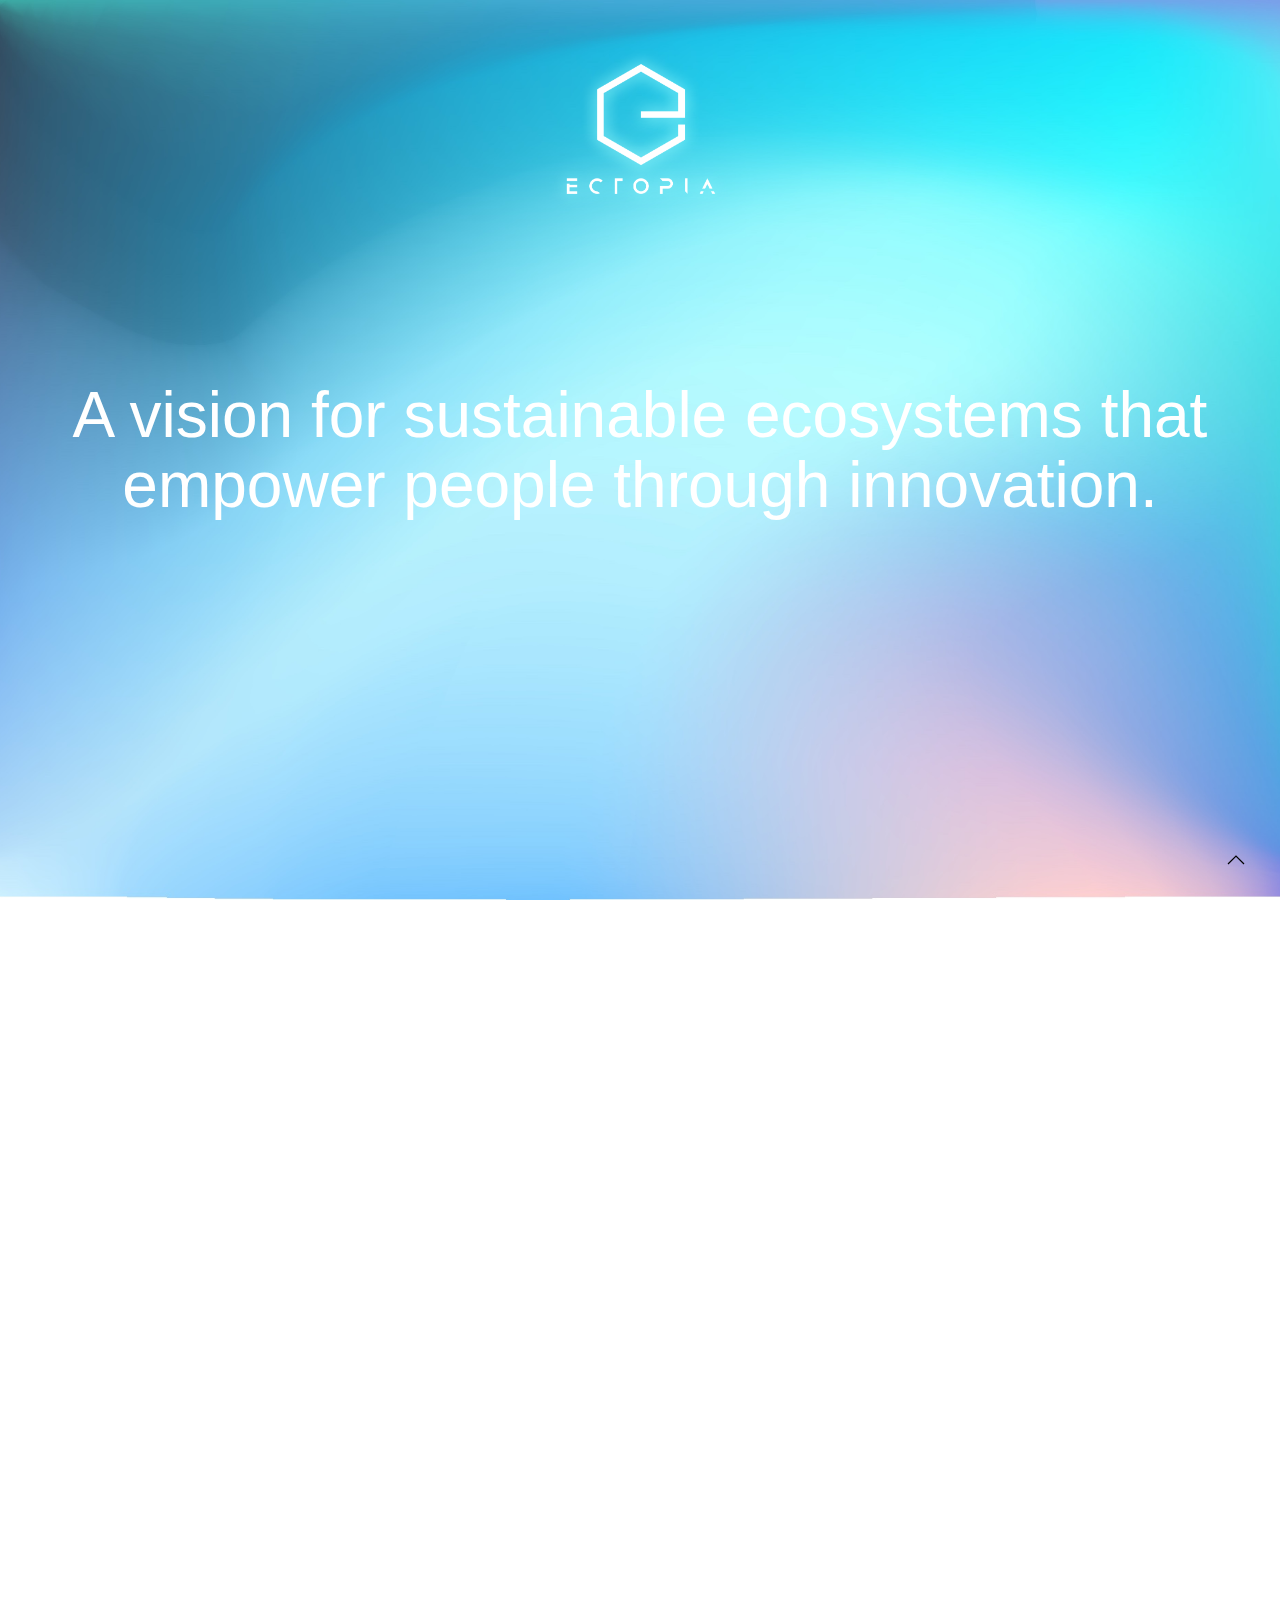
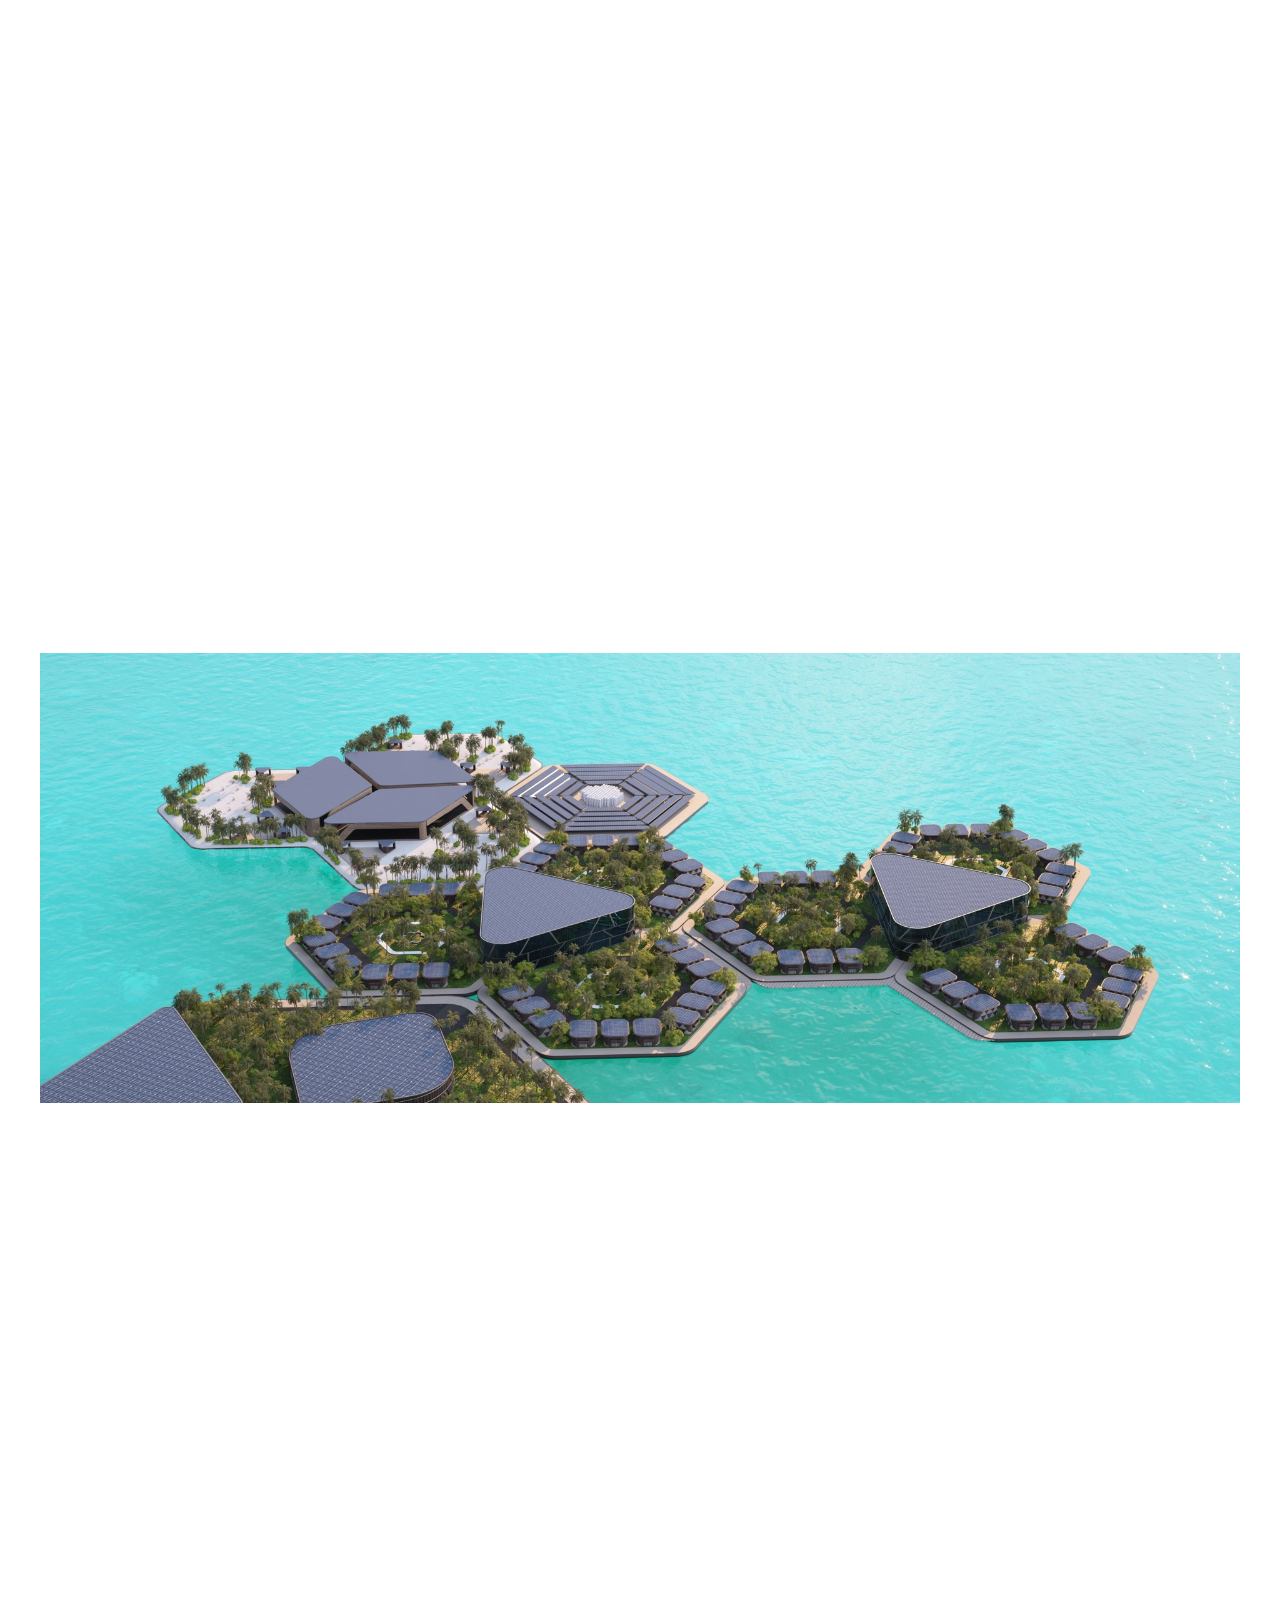
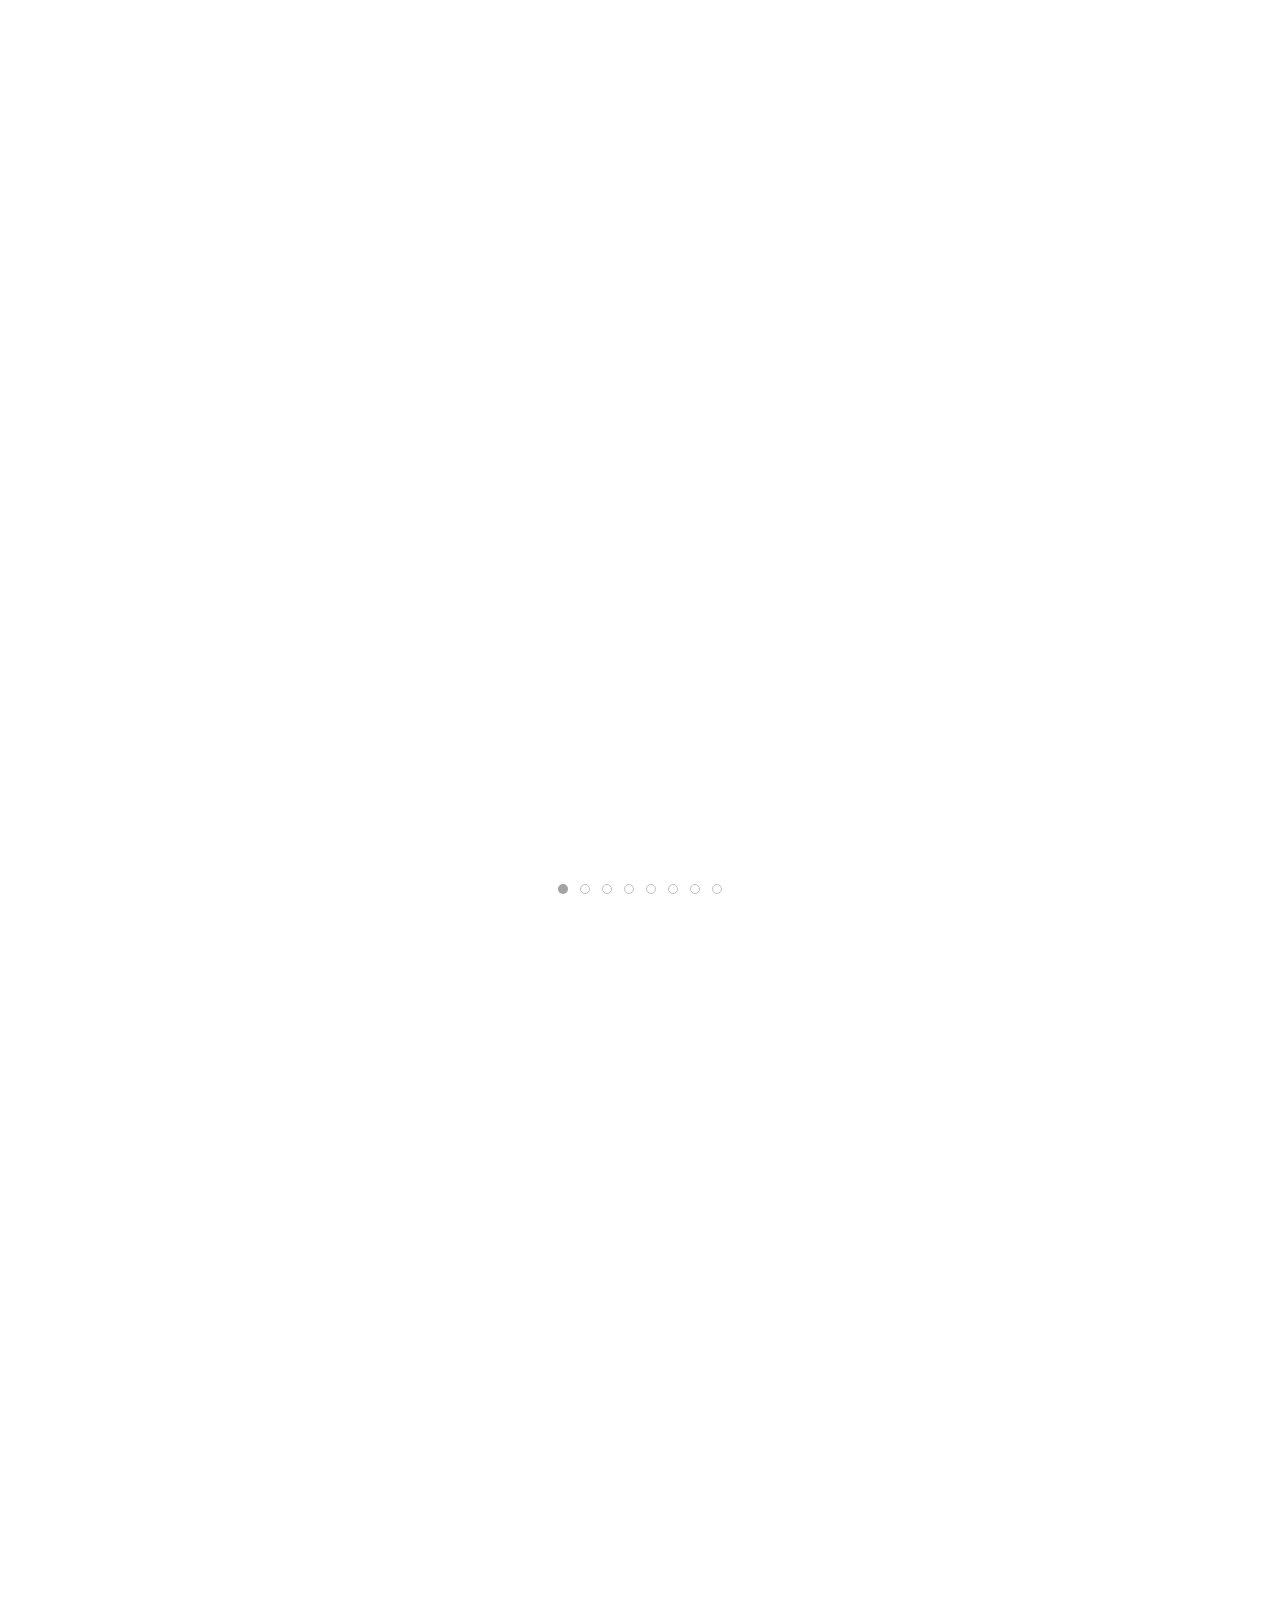
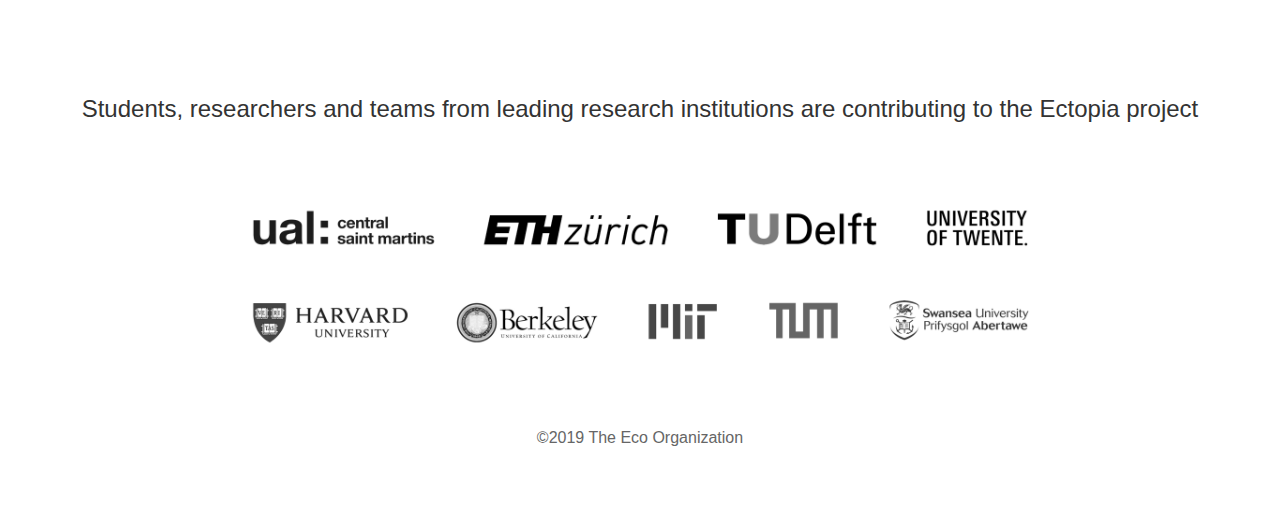
<file: index.html>
<!DOCTYPE html>
<html>
    <head>
        <title>A vision for sustainable ecosystems that empower people through innovation</title>
        <meta charset="utf-8">
        <meta name="viewport" content="width=device-width, initial-scale=1">
        <link rel="stylesheet" href="css/uikit.min.css" />
        <script src="js/uikit.min.js"></script>
        <script src="js/uikit-icons.min.js"></script>
        <meta property="og:url"                content="https://ectopia.co" />
        <meta property="og:type"               content="website" />
        <meta property="og:title"              content="A vision for sustainable ecosystems that empower people through innovation" />
        <meta property="og:description"        content="Ectopia is a framework made up of eight parts that work together to create sustainable, secure and inclusive ecosystems." />
        <meta property="og:image"              content="https://ectopia.co/img/og.jpg" />
        <link rel="apple-touch-icon" sizes="180x180" href="/apple-touch-icon.png">
        <link rel="icon" type="image/png" sizes="32x32" href="/favicon-32x32.png">
        <link rel="icon" type="image/png" sizes="16x16" href="/favicon-16x16.png">
        <link rel="manifest" href="/site.webmanifest">
        <!-- Global site tag (gtag.js) - Google Analytics -->
        <script async src="https://www.googletagmanager.com/gtag/js?id=G-94SLWSBV96"></script>
        <script>
          window.dataLayer = window.dataLayer || [];
          function gtag(){dataLayer.push(arguments);}
          gtag('js', new Date());

          gtag('config', 'G-94SLWSBV96');
        </script>
    </head>
    <body>
      <a style="position: fixed; bottom: 30px; right: 30px; z-index: 1000; color: black;" href="#" uk-totop uk-scroll></a>
      <div>
        <div class="uk-background-cover uk-height-viewport uk-flex uk-flex-middle uk-flex-center" style="background-image: url(img/cover.jpg);">
          <div style="position: absolute; top: 50px;">
            <img style="height: 160px;" src="img/logo.png">
          </div>
          <div class="uk-container uk-container-medium">
            <h1 style="color: white; text-align: center;" class="uk-heading-medium">A vision for sustainable ecosystems that empower people through innovation.</h1>
          </div>
        </div>

        <div class="uk-container uk-container-medium" uk-parallax="opacity: 0,1; y: 100,0; viewport: 0.5">
          <h1 class="uk-heading-medium" style="margin-top: 80px; margin-bottom: 20px;">We are living in challenging times.</h1>
        </div>

        <div class="uk-container uk-container-medium" uk-parallax="opacity: 0,1; y: 100,0; viewport: 0.5">
          <h4 class="uk-heading-bullet" style="font-size: 24px; margin-top: 60px;">The Climate Crisis</h4>
          <h1 class="uk-heading-small" style="font-size: 36px; margin-top: 10px;">90% of the world’s largest cities are situated on the waterfront. By 2050, over 570 low-lying coastal cities will face projected sea level rise.</h1>
        </div>

        <div class="uk-container uk-container-medium" uk-parallax="opacity: 0,1; y: 100,0; viewport: 0.5">
          <h4 class="uk-heading-bullet" style="font-size: 24px; margin-top: 60px;">Access to Natural Resources</h4>
          <h1 class="uk-heading-small" style="font-size: 36px; margin-top: 10px;">2.2 billion people around the world do not have safely managed drinking water services.</h1>
        </div>

        <div class="uk-container uk-container-medium" uk-parallax="opacity: 0,1; y: 100,0; viewport: 0.5">
          <h4 class="uk-heading-bullet" style="font-size: 24px; margin-top: 60px;">Increasing Socioeconomic Inequality</h4>
          <h1 class="uk-heading-small" style="font-size: 36px; margin-top: 10px;">There are over 1 billion people globally who lack proof of identity and over 1.7 billion people who are unbanked or underserved.</h1>
        </div>

        <div style="margin-top: 80px;" class="uk-container uk-container-medium" uk-parallax="opacity: 0,1; y: 100,0; viewport: 0.5">
          <h1 class="uk-heading-small" style="margin-top: 0px; margin-bottom: 20px;">We are in need of an ecosystem that can deliver on the promise of decentralization, circular economies and financial independence.</h1>
          <h1 class="uk-heading-large" style="margin-top: 80px;">Introducing Ectopia</h1>
        </div>

        <div style="margin-top: 80px; margin-bottom: 60px;" class="uk-container uk-container-medium" uk-parallax="y: 50,0; viewport: 0.5">
          <div class="uk-background-cover uk-height-large" style="background-image: url(img/bg.jpg);">
        </div>

        <div style="margin-top: 80px;" uk-parallax="opacity: 0,1; y: 100,0; viewport: 0.5">
          <a href="whitepaper.html" class="uk-button uk-button-secondary uk-button-large" style="font-size: 32px; padding-top: 20px; padding-bottom: 20px;">Read the White paper</a>
        </div>

        <div style="margin-top: 60px;" class="uk-container uk-container-medium" uk-parallax="opacity: 0,1; y: 100,0; viewport: 0.5">
          <h2 style="margin-top: 0px;">Ectopia is a framework made up of eight parts that work together to create sustainable, secure and inclusive ecosystems:</h2>
          <ul style="font-size: 24px;" class="uk-list uk-list-bullet">
            <li>It has a stable, independent, circular economic model.</li>
            <li>It uses a decentralized blockchain based secure digital ecosystem.</li>
            <li>It has a societal design with a flat social hierarchy that guarantees equality for all.</li>
            <li>It has a modular and scalable infrastructure design.</li>
            <li>It can produce unlimited fresh water and food in any environment.</li>
            <li>It is powered by using clean and renewable energy.</li>
            <li>It uses design materials produced from waste for manufacturing.</li>
            <li>It uses zero emission, shared autonomous transportation systems.</li>
          </ul>
        </div>
      </div>
      <div class="uk-container uk-container-large">
        <div uk-slider="center: true">
          <div class="uk-position-relative uk-visible-toggle uk-light" tabindex="1" uk-parallax="opacity: 0,1; y: 100,0; viewport: 0.5">

              <ul class="uk-slider-items uk-child-width-1-2@s uk-grid uk-grid-match">
                  <li>
                    <div class="uk-card uk-card-default" style="box-shadow: none; background: #F3F3F4;">
                      <div class="uk-card-media-top">
                        <img src="img/tocen.png" alt="">
                      </div>
                      <div class="uk-card-body" style="padding: 30px 40px; padding-bottom: 60px; font-size: 15px;">
                        <h4 style="color: #88848F;">A financial system built around a digital currency called the Tocen. Tocen currency will be linked to decentralized economies backed by independent reserves called Vaults. Vaults will be linked to a complementary currency called Ectocen.</h4>
                      </div>
                    </div>
                  </li>
                  <li>
                    <div class="uk-card uk-card-default" style="box-shadow: none; background: #EAF3FB; color: #3289DE;">
                      <div class="uk-card-media-top">
                        <img src="img/singularity.png" alt="">
                      </div>
                      <div class="uk-card-body" style=" padding: 30px 40px; padding-bottom: 60px; font-size: 15px;">
                        <h4 style="color: #3289DE;">A decentralized computing network that provides its users with access to a private internet-like network.
The authentication system will use a self-sovereign verifiable digital identity that lets people be in control of their information.</h4>
                      </div>
                    </div>
                  </li>
                  <li>
                    <div class="uk-card uk-card-default" style="box-shadow: none; background: #E8F9FC; color: white;">
                      <div class="uk-card-media-top">
                          <img src="img/life.png" alt="">
                      </div>
                      <div class="uk-card-body" style=" padding: 30px 40px; padding-bottom: 60px; font-size: 15px;">
                        <h4 style="color: #22C9E8;">A new kind of society designed around a reputation system that uses a flat social hierarchy that guarantees food, shelter and equality for all. Innovative models will be used for healthcare, education and to preserve cultural heritage.</h4>
                      </div>
                    </div>
                  </li>
                  <li>
                    <div class="uk-card uk-card-default" style="box-shadow: none; background: #FFF9EE; color: white;">
                      <div class="uk-card-media-top">
                          <img src="img/hive.png" alt="">
                      </div>
                      <div class="uk-card-body" style=" padding: 30px 40px; padding-bottom: 60px; font-size: 15px;">
                        <h4 style="color: #FFC35E;">A lego-like modular design framework that can be used to design infrastructures for communities, cities and states. The framework will use sustainable building materials and can be built on both land and water.</h4>
                      </div>
                    </div>
                  </li>
                  <li>
                    <div class="uk-card uk-card-default" style="box-shadow: none; background: #FCEEEE; color: white;">
                      <div class="uk-card-media-top">
                          <img src="img/grid.png" alt="">
                      </div>
                      <div class="uk-card-body" style=" padding: 30px 40px; padding-bottom: 60px; font-size: 15px;">
                        <h4 style="color: #E75757;">A decentralized system that uses microgrids to produce energy from renewable resources like sunlight, wind, tides and waves. The network will use an open design to help share and track the carbon footprint globally.</h4>
                      </div>
                    </div>
                  </li>
                  <li>
                    <div class="uk-card uk-card-default" style="box-shadow: none; background: #ECF9EE; color: white;">
                      <div class="uk-card-media-top">
                          <img src="img/farm.png" alt="">
                      </div>
                      <div class="uk-card-body" style=" padding: 30px 40px; padding-bottom: 60px; font-size: 15px;">
                        <h4 style="color: #4AC559;">A farming system that uses urban farming technologies like Hydroponics, Aeroponics and Aquaponics. The system will be computerized and automated using Artificial Intelligence. Farm can produce year-round harvest.</h4>
                      </div>
                    </div>
                  </li>
                  <li>
                    <div class="uk-card uk-card-default" style="box-shadow: none; background: #F8EEFF; color: white;">
                      <div class="uk-card-media-top">
                          <img src="img/factory.png" alt="">
                      </div>
                      <div class="uk-card-body" style=" 30px 40px; padding-bottom: 60px; font-size: 15px;">
                        <h4 style="color: #BF55FF;">A sustainable manufacturing engineering framework that relies on zero waste systems. Everything from infrastrctures, furniture, clothing to household objects within the ecosystem will be designed from sustainable materials.</h4>
                      </div>
                    </div>
                  </li>
                  <li>
                    <div class="uk-card uk-card-default" style="box-shadow: none; background: #FEF4EC; color: white;">
                      <div class="uk-card-media-top">
                          <img src="img/engine.png" alt="">
                      </div>
                      <div class="uk-card-body" style=" 30px 40px; padding-bottom: 60px; font-size: 15px;">
                        <h4 style="color: #FE933C;">A transportation network that uses zero emission, autonomous systems. Point-to-point transit systems will use self-driving technologies and digital navigation. Shared transportation systems like passenger drones, shuttles, train systems, will be used for convenience and improved safety.</h4>
                      </div>
                    </div>
                  </li>

              </ul>

              <a class="uk-position-center-left uk-position-small uk-hidden-hover" href="#" uk-slidenav-previous uk-slider-item="previous"></a>
              <a class="uk-position-center-right uk-position-small uk-hidden-hover" href="#" uk-slidenav-next uk-slider-item="next"></a>

          </div>

          <ul class="uk-slider-nav uk-dotnav uk-flex-center uk-margin"></ul>

        </div>

        <div style="margin-top: 80px; margin-bottom:20px;" class="uk-container uk-container-large" uk-parallax="opacity: 0,1; y: 100,0; viewport: 0.5">
          <div uk-grid>
              <div class="uk-width-1-2@m">
                <img src="img/island.jpg" style="width: 100%;">
              </div>
              <div class="uk-width-expand@m">
                <h1 class="uk-heading-small" style="font-size: 42px; margin-top: 0px;">We're creating a new type of incubator to accelerate sustainable innovation and serve as a testing ground for components that make up the Ectopic ecosystem.</h1>
                <h3>The Island Lab is an incubator focused on sustainable innovation based on a secluded island in the Maldives. The Island Lab's mission is to prototype and test projects that aim to address the global challenges. The Island Lab will be working together with researchers and teams from around the world.</h3>
                <a class="uk-button uk-button-secondary uk-button-large" href="https://theislandlab.com">Learn More</a>
              </div>
          </div>
        </div>

        <div class="uk-container uk-container-medium">
        <div class="uk-container uk-container-medium" style="text-align: center; margin-top: 60px;">
          <h3>Students, researchers and teams from leading research institutions are contributing to the Ectopia project</h3>
        </div>
        <div class="uk-container uk-container-small" style="text-align:">
          <div class="uk-background-contain uk-height-medium" style="background-image: url(img/uni.png);">
        </div>
      </div>
    </div>
    <p style="text-align: center; margin: 0; margin-bottom: 60px;">©2019 The Eco Organization</p>
    </body>
</html>
</file>
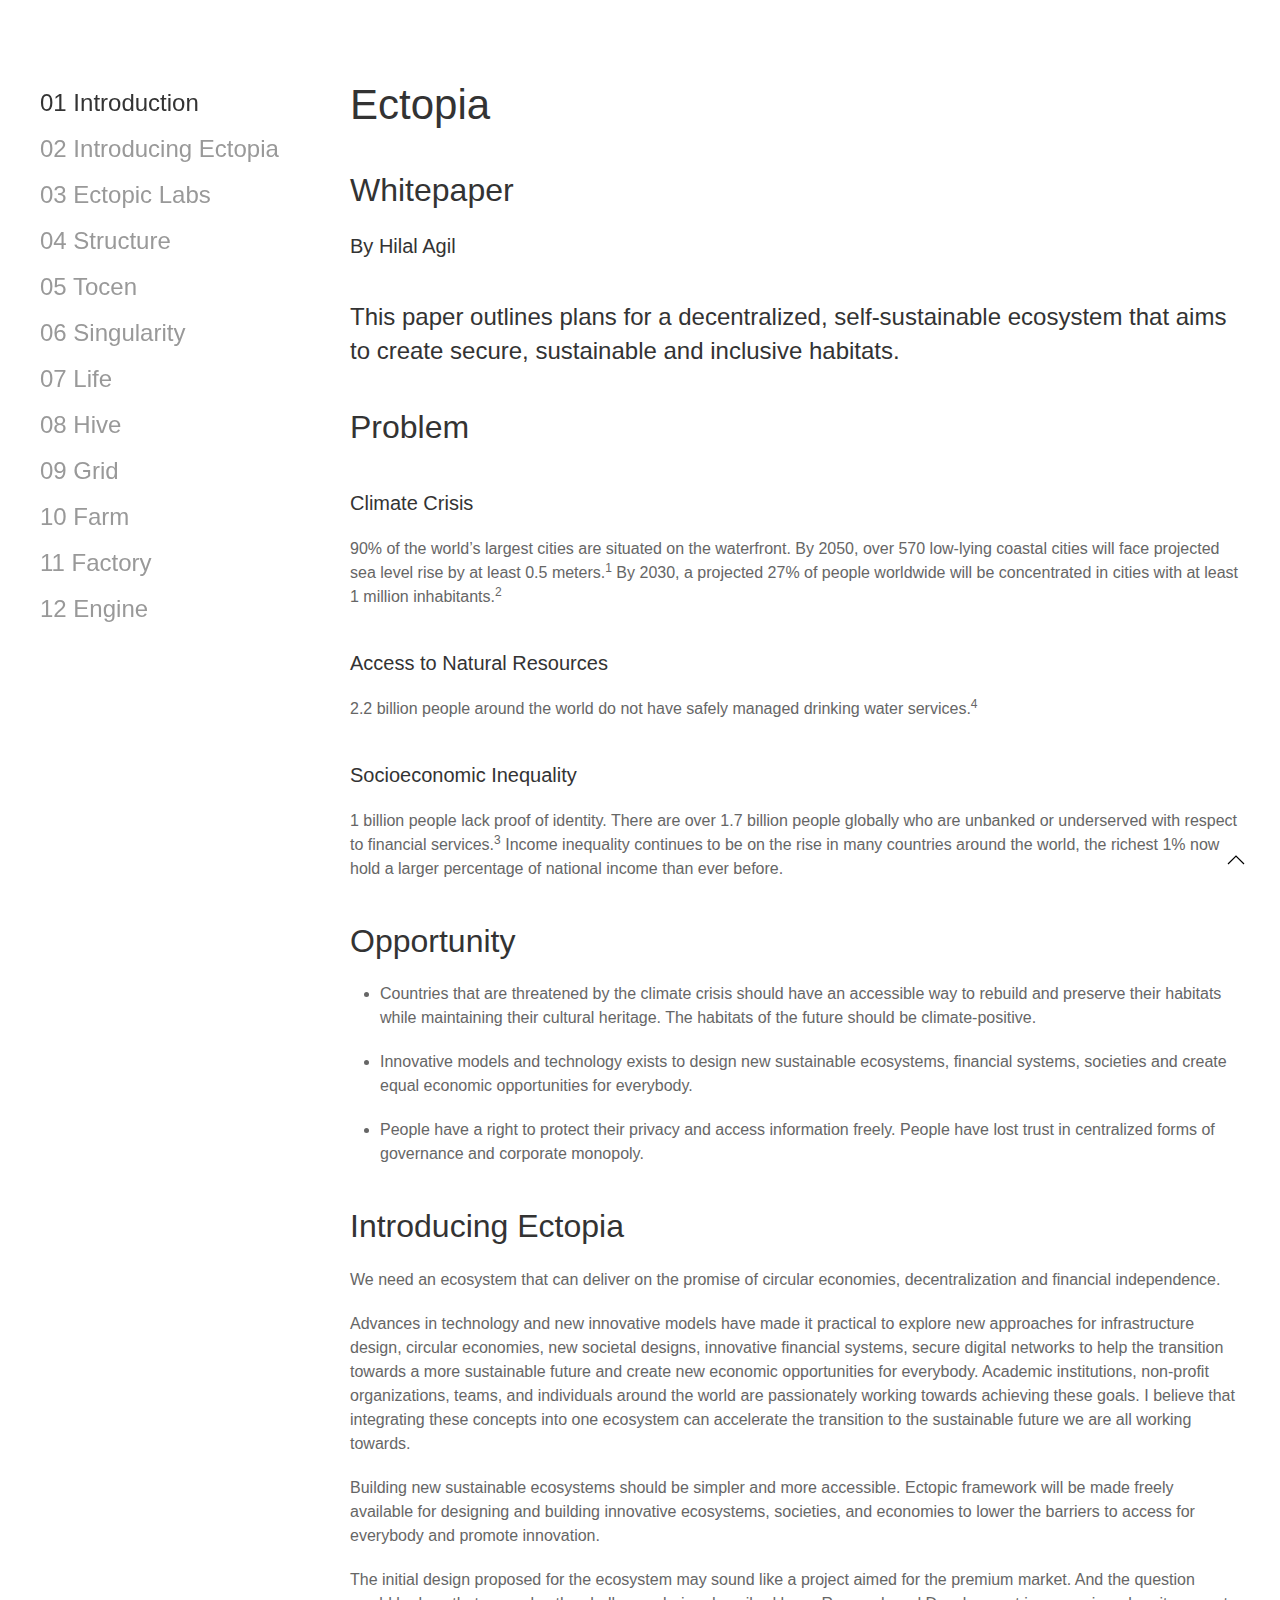
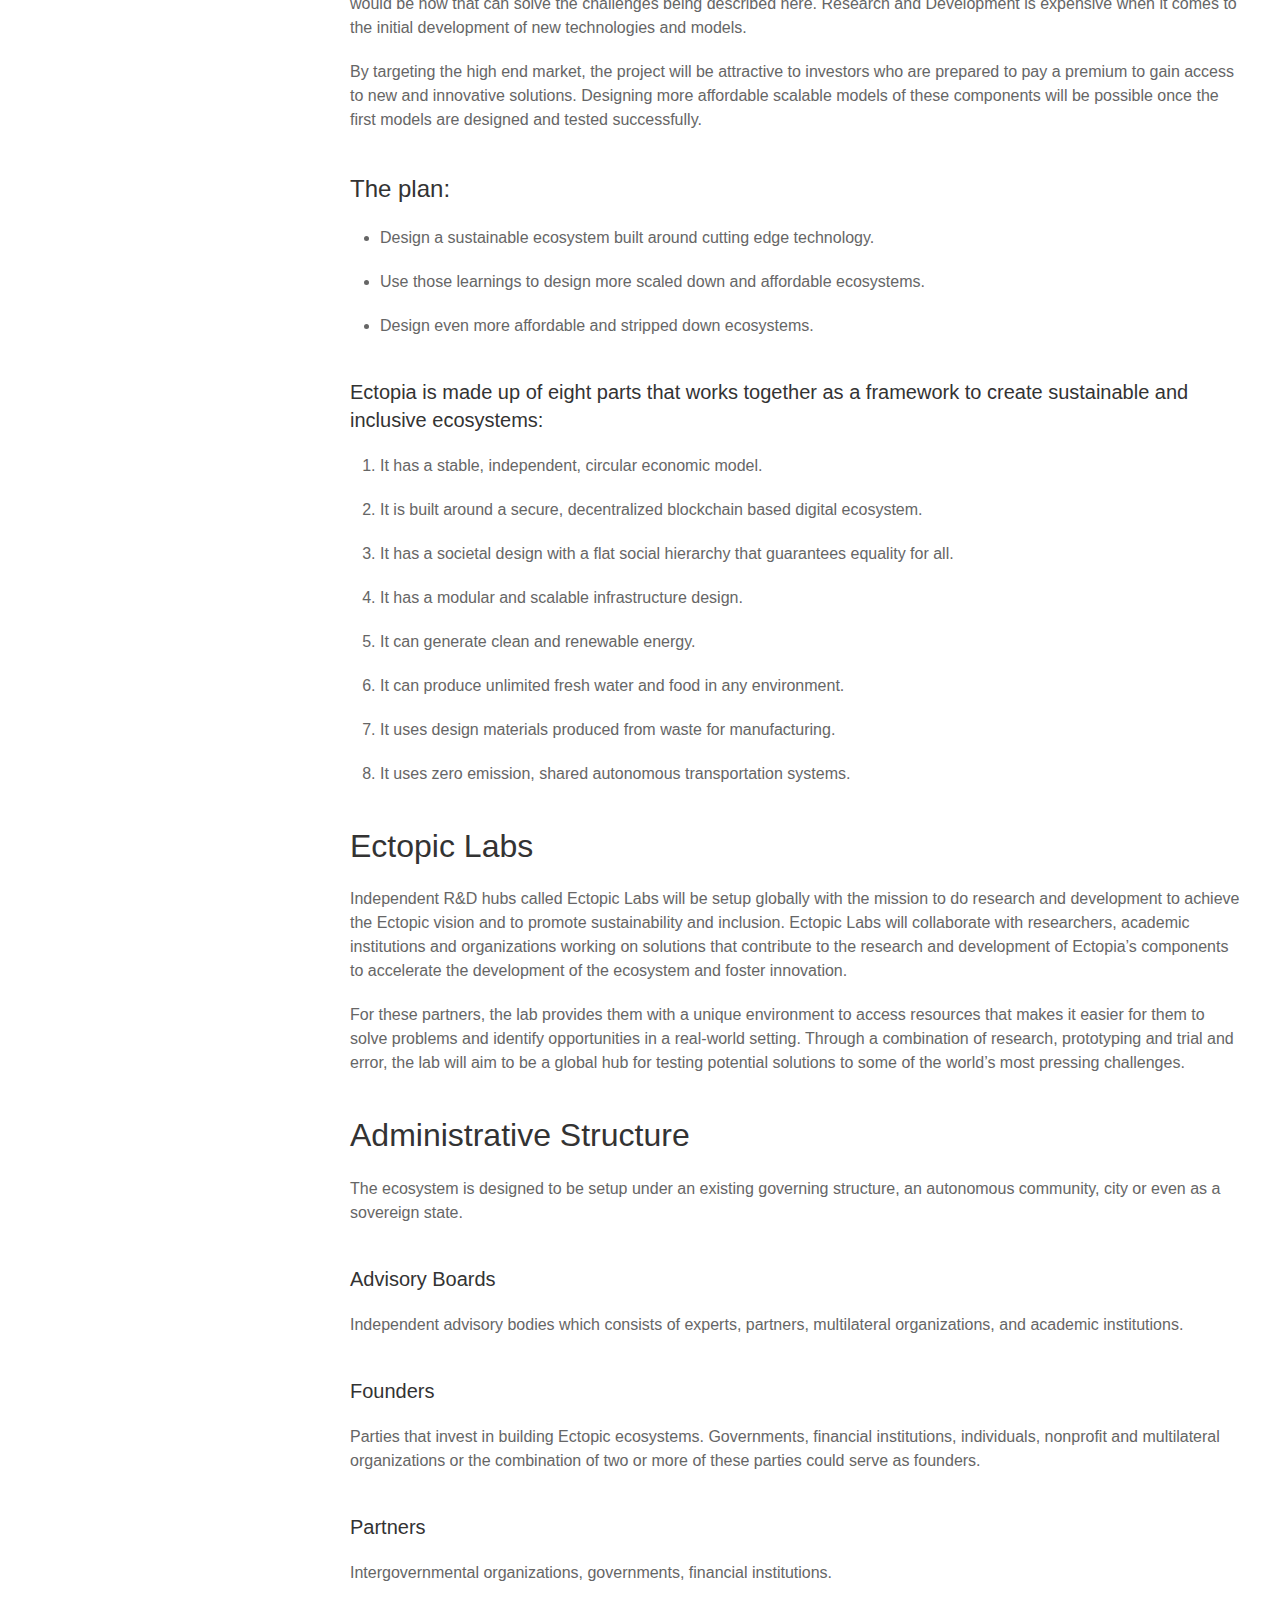
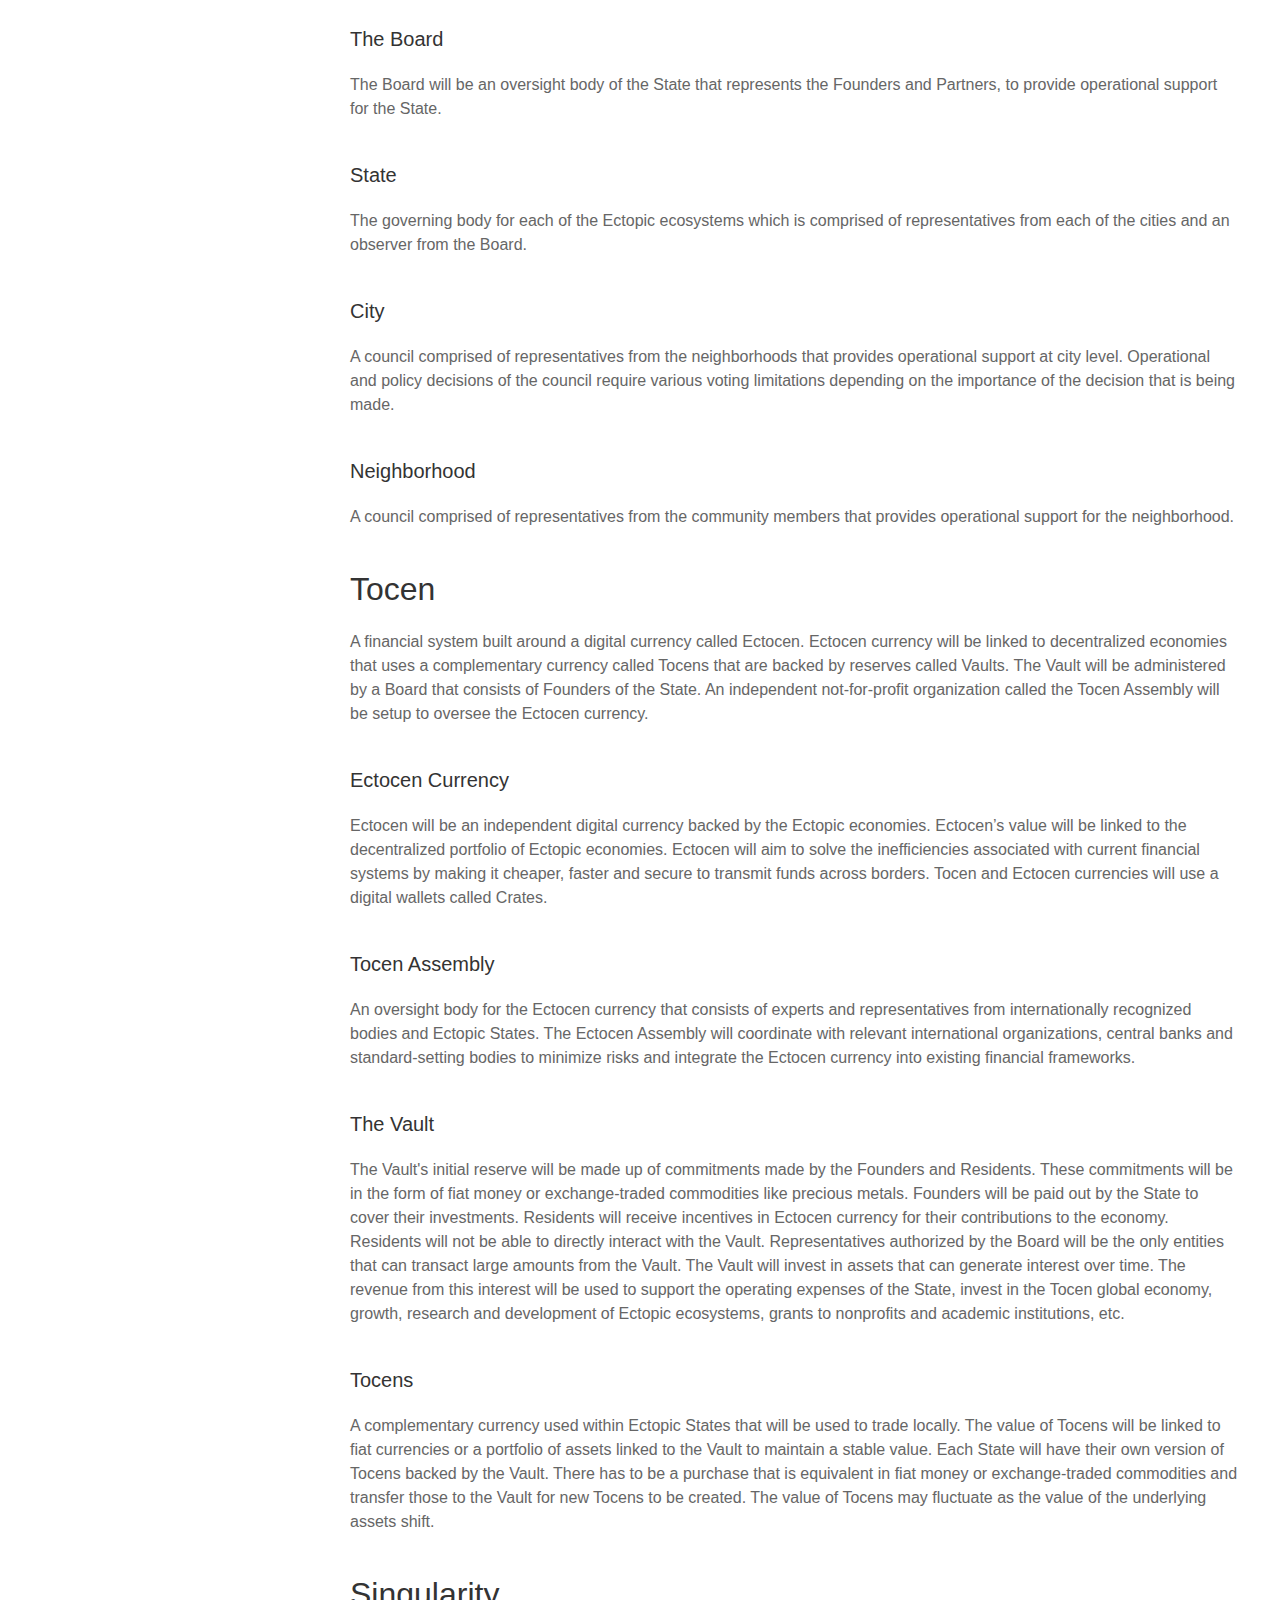
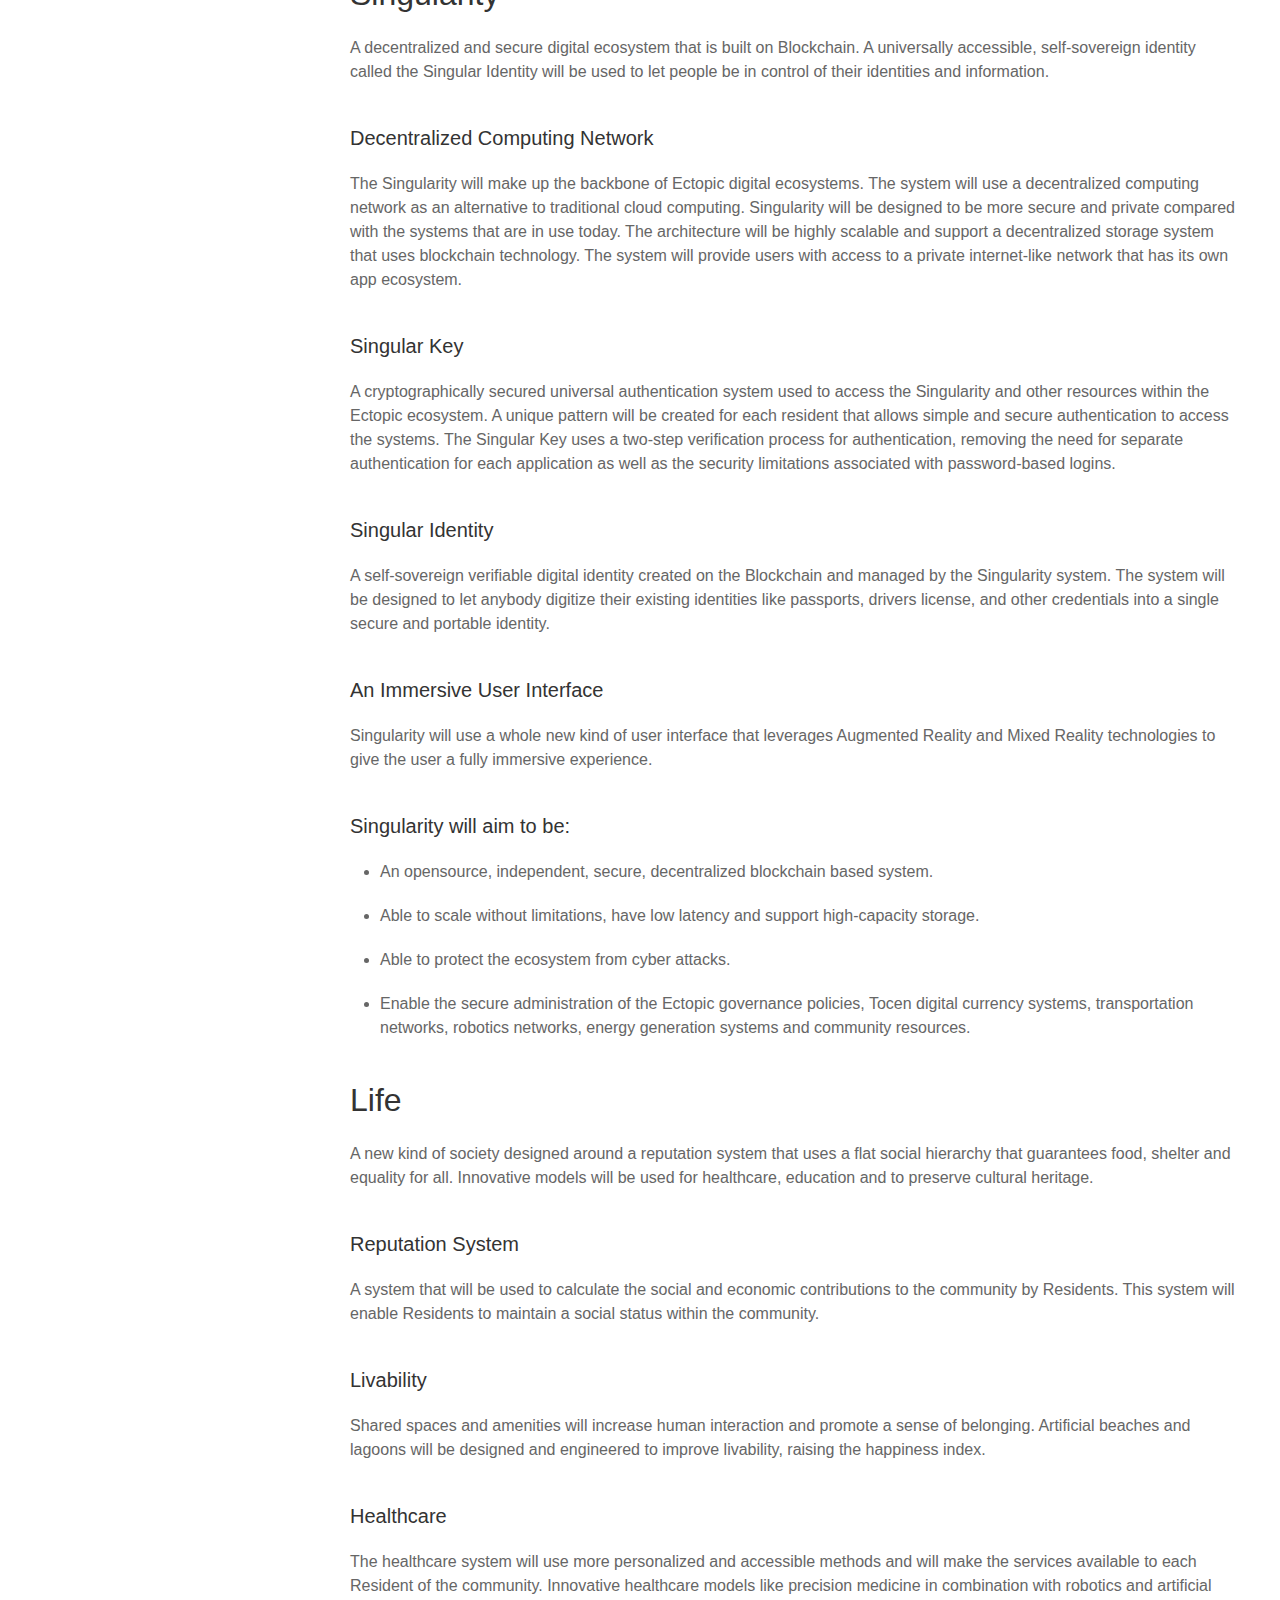
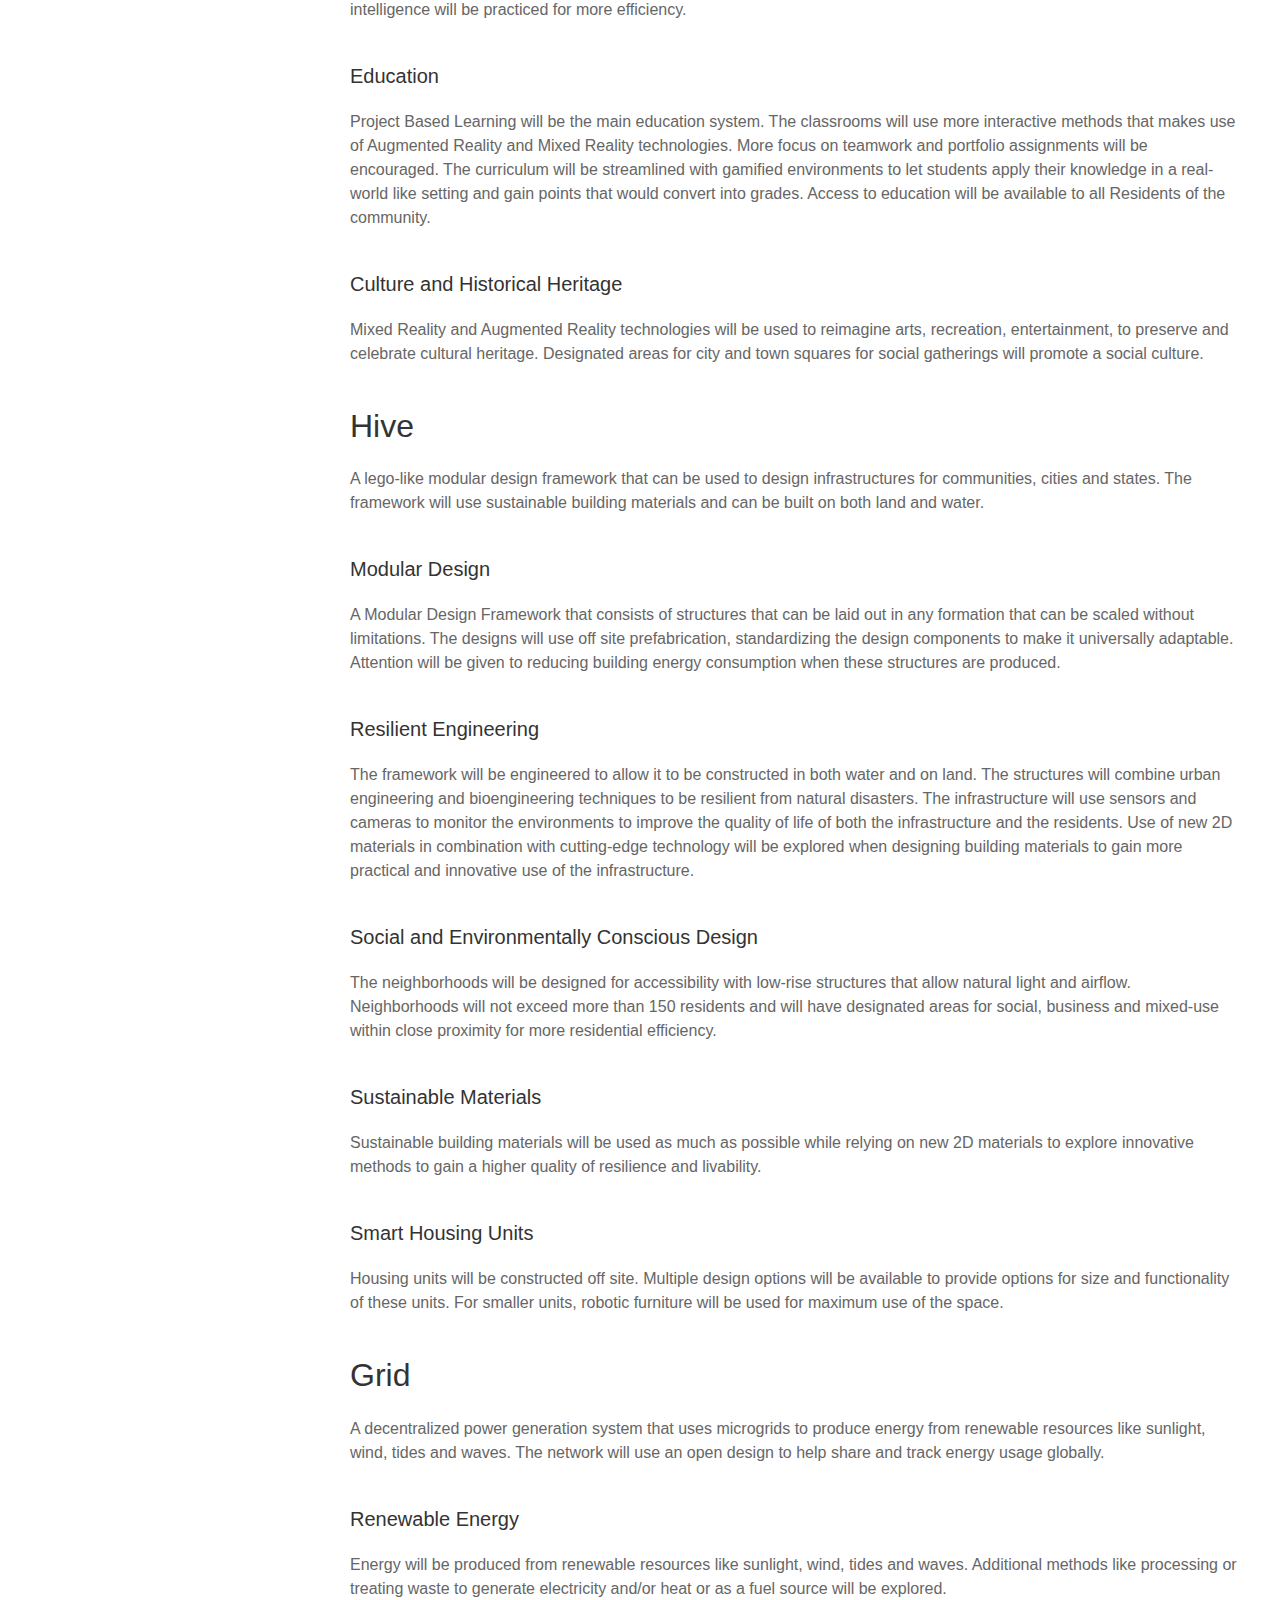
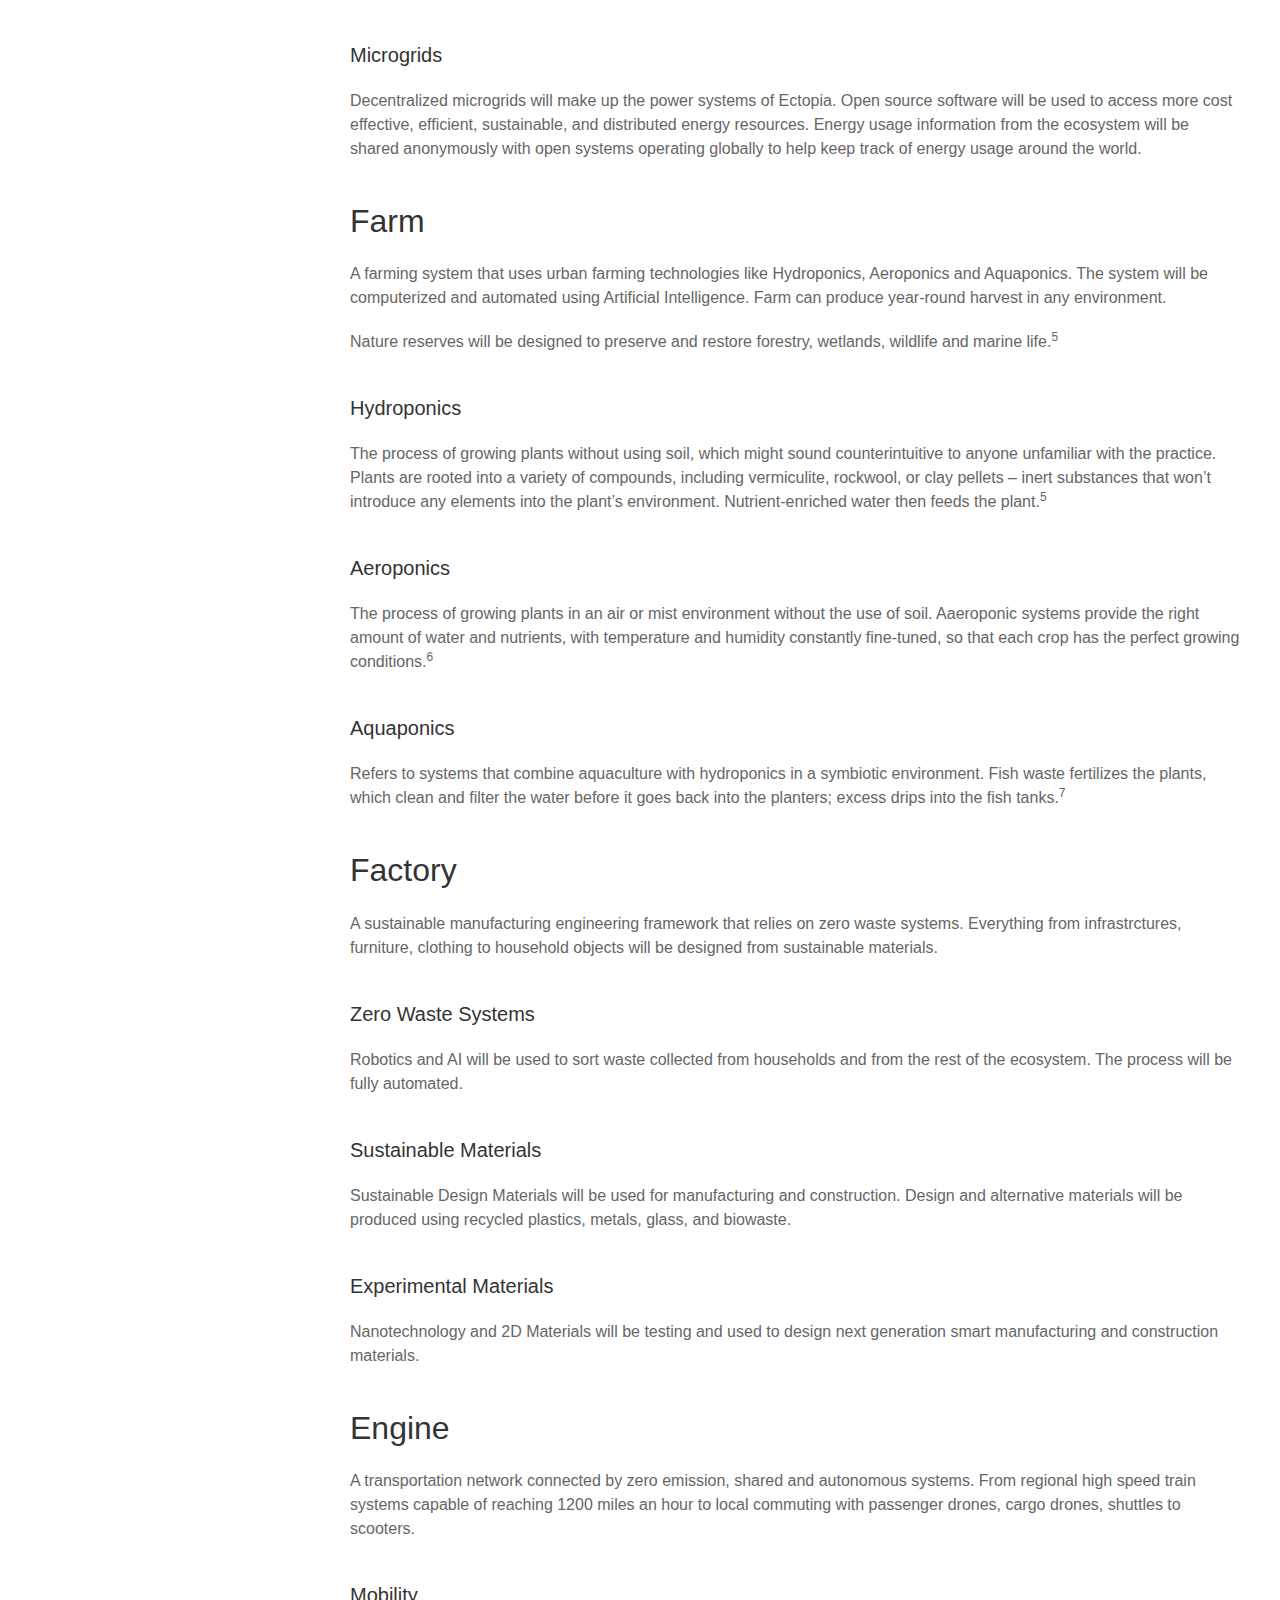
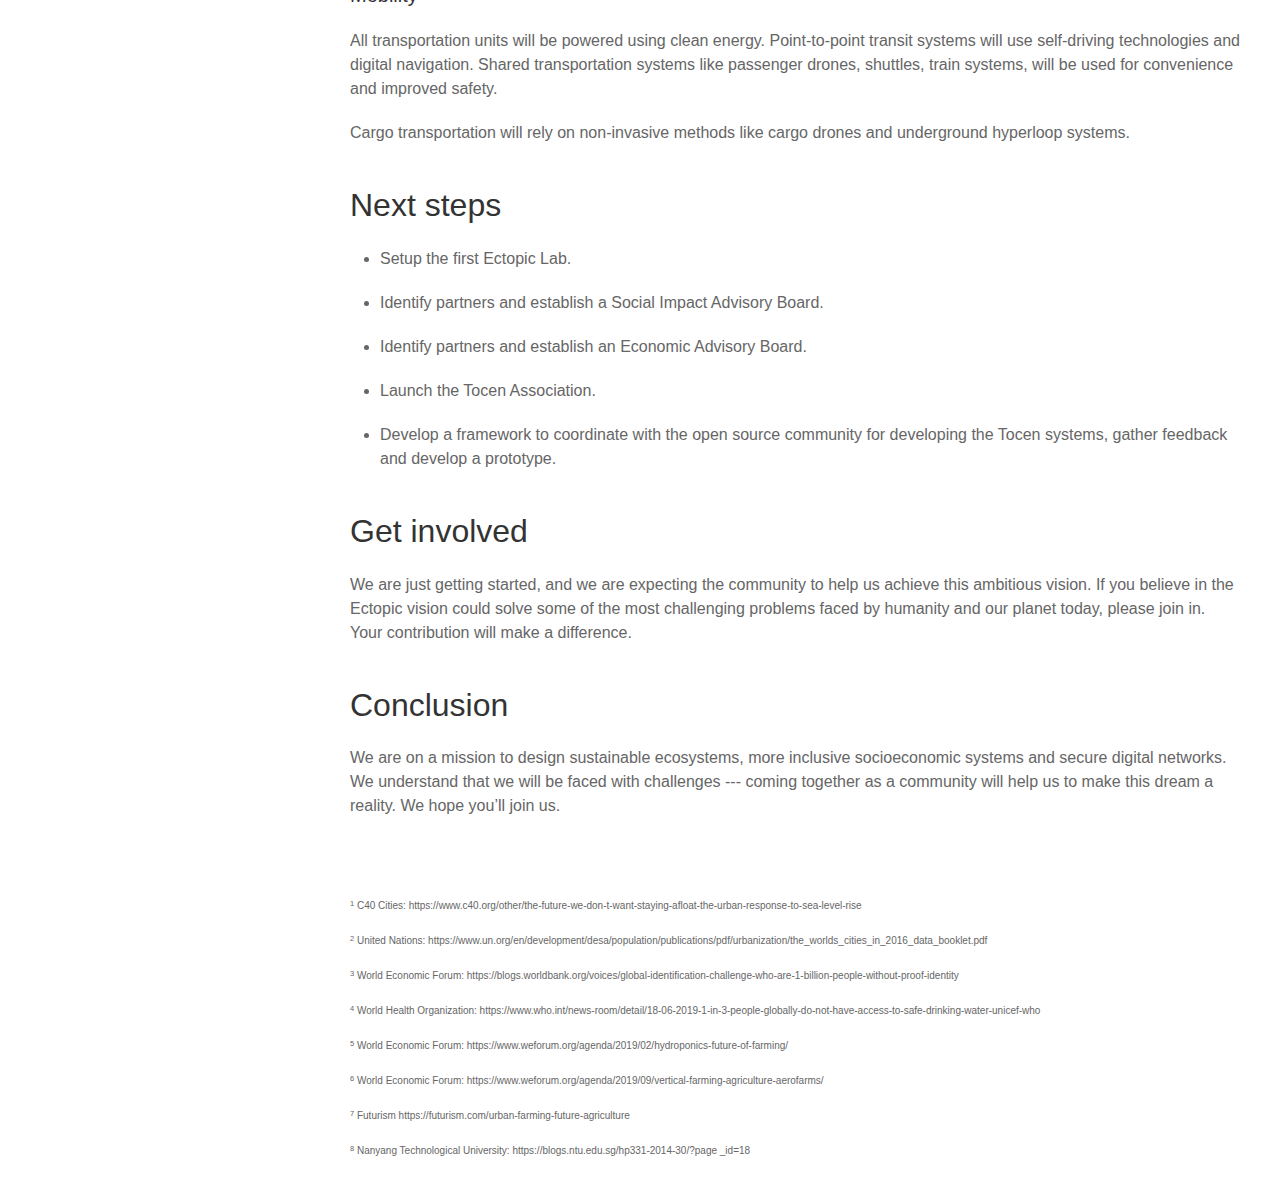
<file: whitepaper.html>
<!DOCTYPE html>
<html>
    <head>
        <title>Ectopia White paper</title>
        <meta charset="utf-8">
        <meta name="viewport" content="width=device-width, initial-scale=1">
        <link rel="stylesheet" href="css/uikit.min.css" />
        <script src="js/uikit.min.js"></script>
        <script src="js/uikit-icons.min.js"></script>
        <meta property="og:url"                content="https://ectopia.co" />
        <meta property="og:type"               content="website" />
        <meta property="og:title"              content="A vision for sustainable ecosystems that empower people through innovation" />
        <meta property="og:description"        content="Ectopia is a framework made up of eight parts that work together to create sustainable, secure and inclusive ecosystems." />
        <meta property="og:image"              content="https://ectopia.co/img/og.jpg" />
        <link rel="apple-touch-icon" sizes="180x180" href="/apple-touch-icon.png">
        <link rel="icon" type="image/png" sizes="32x32" href="/favicon-32x32.png">
        <link rel="icon" type="image/png" sizes="16x16" href="/favicon-16x16.png">
        <link rel="manifest" href="/site.webmanifest">
        <!-- Global site tag (gtag.js) - Google Analytics -->
        <script async src="https://www.googletagmanager.com/gtag/js?id=G-94SLWSBV96"></script>
        <script>
          window.dataLayer = window.dataLayer || [];
          function gtag(){dataLayer.push(arguments);}
          gtag('js', new Date());

          gtag('config', 'G-94SLWSBV96');
        </script>
    </head>
    <body>

      <a style="position: fixed; bottom: 30px; right: 30px; z-index: 1000; color: black;" href="#" uk-totop uk-scroll></a>
      <button style="background: white; position: fixed; top: 15px; left: 15px;" class="uk-hidden@s uk-button uk-button-default uk-margin-small-right" type="button" uk-toggle="target: #offcanvas-nav"><span uk-icon="icon: menu"></span></button>

      <div style="margin-top: 80px; margin-bottom:20px;" class="uk-container uk-container-large">
        <ul style="position: fixed; font-size: 24px;" class="uk-visible@m uk-nav uk-nav-default" uk-scrollspy-nav="closest: li; scroll: true">
            <li><a href="#introduction">01 Introduction</a></li>
            <li><a href="#ectopia">02 Introducing Ectopia</a></li>
            <li><a href="#labs">03 Ectopic Labs</a></li>
            <li><a href="#structure">04 Structure</a></li>
            <li><a href="#tocen">05 Tocen</a></li>
            <li><a href="#singularity">06 Singularity</a></li>
            <li><a href="#life">07 Life</a></li>
            <li><a href="#hive">08 Hive</a></li>
            <li><a href="#grid">09 Grid</a></li>
            <li><a href="#farm">10 Farm</a></li>
            <li><a href="#factory">11 Factory</a></li>
            <li><a href="#engine">12 Engine</a></li>
        </ul>

        <div id="offcanvas-nav" uk-offcanvas class="uk-hidden@s">
            <div class="uk-offcanvas-bar">
              <ul style="font-size: 16px;" class="uk-nav uk-nav-default" uk-scrollspy-nav="closest: li; scroll: true">
                  <li><a href="#introduction">01 Introduction</a></li>
                  <li><a href="#ectopia">02 Introducing Ectopia</a></li>
                  <li><a href="#labs">03 Ectopic Labs</a></li>
                  <li><a href="#structure">04 Structure</a></li>
                  <li><a href="#tocen">05 Tocen</a></li>
                  <li><a href="#singularity">06 Singularity</a></li>
                  <li><a href="#life">07 Life</a></li>
                  <li><a href="#hive">08 Hive</a></li>
                  <li><a href="#grid">09 Grid</a></li>
                  <li><a href="#farm">10 Farm</a></li>
                  <li><a href="#factory">11 Factory</a></li>
                  <li><a href="#engine">12 Engine</a></li>
              </ul>
            </div>
        </div>
        <div uk-grid>
            <div class="uk-width-1-4@m">

            </div>
            <div class="uk-width-expand@m" id="introduction">
              <h1>Ectopia</h1>
              <h2>Whitepaper</h2>
              <h4 style="margin: 0">By Hilal Agil</h4>
              <h3>This paper outlines plans for a decentralized, self-sustainable ecosystem that aims to create secure, sustainable and inclusive habitats.</h3>

              <h2>Problem</h2>
              <h4>Climate Crisis</h4>
              <p>90% of the world’s largest cities are situated on the waterfront. By 2050, over 570 low-lying coastal cities will face projected sea level rise by at least 0.5 meters.<sup>1</sup> By 2030, a projected 27% of people worldwide will be concentrated in cities with at least 1 million inhabitants.<sup>2</sup></p>

              <h4>Access to Natural Resources</h4>
              <p>2.2 billion people around the world do not have safely managed drinking water services.<sup>4</sup> </p>

              <h4>Socioeconomic Inequality</h4>
              <p>1 billion people lack proof of identity. There are over 1.7 billion people globally who are unbanked or underserved with respect to financial services.<sup>3</sup> Income inequality continues to be on the rise in many countries around the world, the richest 1% now hold a larger percentage of national income than ever before. </p>

              <h2>Opportunity</h2>
              <ul>
                <li style="margin-bottom: 20px;">Countries that are threatened by the climate crisis should have an accessible way to rebuild and preserve their habitats while maintaining their cultural heritage. The habitats of the future should be climate-positive.</li>
                <li style="margin-bottom: 20px;">Innovative models and technology exists to design new sustainable ecosystems, financial systems, societies and create equal economic opportunities for everybody.</li>
                <li style="margin-bottom: 20px;">People have a right to protect their privacy and access information freely. People have lost trust in centralized forms of governance and corporate monopoly.</li>
              </ul>

              <h2 id="ectopia">Introducing Ectopia</h2>
              <p>We need an ecosystem that can deliver on the promise of circular economies, decentralization and financial independence.</p>
              <p>Advances in technology and new innovative models have made it practical to explore new approaches for infrastructure design, circular economies, new societal designs, innovative financial systems, secure digital networks to help the transition towards a more sustainable future and create new economic opportunities for everybody. Academic institutions, non-profit organizations, teams, and individuals around the world are passionately working towards achieving these goals. I believe that integrating these concepts into one ecosystem can accelerate the transition to the sustainable future we are all working towards.</p>
              <p>Building new sustainable ecosystems should be simpler and more accessible. Ectopic framework will be made freely available for designing and building innovative ecosystems, societies, and economies to lower the barriers to access for everybody and promote innovation.</p>
              <p>The initial design proposed for the ecosystem may sound like a project aimed for the premium market. And the question would be how that can solve the challenges being described here. Research and Development is expensive when it comes to the initial development of new technologies and models. </p>
              <p>By targeting the high end market, the project will be attractive to investors who are prepared to pay a premium to gain access to new and innovative solutions. Designing more affordable scalable models of these components will be possible once the first models are designed and tested successfully. </p>

              <h3>The plan:</h3>
              <ul>
                <li style="margin-bottom: 20px;">Design a sustainable ecosystem built around cutting edge technology.</li>
                <li style="margin-bottom: 20px;">Use those learnings to design more scaled down and affordable ecosystems.</li>
                <li style="margin-bottom: 20px;">Design even more affordable and stripped down ecosystems.</li>
              </ul>

              <h4>Ectopia is made up of eight parts that works together as a framework to create sustainable and inclusive ecosystems:</h4>

              <ol>
                <li style="margin-bottom: 20px;">It has a stable, independent, circular economic model.</li>
                <li style="margin-bottom: 20px;">It is built around a secure, decentralized blockchain based digital ecosystem.</li>
                <li style="margin-bottom: 20px;">It has a societal design with a flat social hierarchy that guarantees equality for all.</li>
                <li style="margin-bottom: 20px;">It has a modular and scalable infrastructure design.</li>
                <li style="margin-bottom: 20px;">It can generate clean and renewable energy.</li>
                <li style="margin-bottom: 20px;">It can produce unlimited fresh water and food in any environment.</li>
                <li style="margin-bottom: 20px;">It uses design materials produced from waste for manufacturing.</li>
                <li style="margin-bottom: 20px;">It uses zero emission, shared autonomous transportation systems.</li>
              </ol>

              <h2 id="labs">Ectopic Labs</h2>
              <p>Independent R&D hubs called Ectopic Labs will be setup globally with the mission to do research and development to achieve the Ectopic vision and to promote sustainability and inclusion. Ectopic Labs will collaborate with researchers, academic institutions and organizations working on solutions that contribute to the research and development of Ectopia’s components to accelerate the development of the ecosystem and foster innovation.</p>
              <p>For these partners, the lab provides them with a unique environment to access resources that makes it easier for them to solve problems and identify opportunities in a real-world setting. Through a combination of research, prototyping and trial and error, the lab will aim to be a global hub for testing potential solutions to some of the world’s most pressing challenges.</p>

              <h2 id="structure">Administrative Structure</h2>
              <p>The ecosystem is designed to be setup under an existing governing structure, an autonomous community, city or even as a sovereign state.</p>

              <h4>Advisory Boards</h4>
              <p>Independent advisory bodies which consists of experts, partners, multilateral organizations, and academic institutions.</p>

              <h4>Founders</h4>
              <p>Parties that invest in building Ectopic ecosystems. Governments, financial institutions, individuals, nonprofit and multilateral organizations or the combination of two or more of these parties could serve as founders.</p>

              <h4>Partners</h4>
              <p>Intergovernmental organizations, governments, financial institutions.</p>

              <h4>The Board</h4>
              <p>The Board will be an oversight body of the State that represents the Founders and Partners, to provide operational support for the State.</p>

              <h4>State</h4>
              <p>The governing body for each of the Ectopic ecosystems which is comprised of representatives from each of the cities and an observer from the Board.</p>

              <h4>City</h4>
              <p>A council comprised of representatives from the neighborhoods that provides operational support at city level. Operational and policy decisions of the council require various voting limitations depending on the importance of the decision that is being made. </p>

              <h4>Neighborhood</h4>
              <p>A council comprised of representatives from the community members that provides operational support for the neighborhood.</p>

              <h2 id="tocen">Tocen</h2>
              <p>A financial system built around a digital currency called Ectocen. Ectocen currency will be linked to decentralized economies that uses a complementary currency called Tocens that are backed by reserves called Vaults. The Vault will be administered by a Board that consists of Founders of the State. An independent not-for-profit organization called the Tocen Assembly will be setup to oversee the Ectocen currency.</p>

              <h4>Ectocen Currency</h4>
              <p>Ectocen will be an independent digital currency backed by the Ectopic economies. Ectocen’s value will be linked to the decentralized portfolio of Ectopic economies. Ectocen will aim to solve the inefficiencies associated with current financial systems by making it cheaper, faster and secure to transmit funds across borders. Tocen and Ectocen currencies will use a digital wallets called Crates.</p>


              <h4>Tocen Assembly</h4>
              <p>An oversight body for the Ectocen currency that consists of experts and representatives from internationally recognized bodies and Ectopic States. The Ectocen Assembly will coordinate with relevant international organizations, central banks and standard-setting bodies to minimize risks and integrate the Ectocen currency into existing financial frameworks.</p>


              <h4>The Vault</h4>
              <p>The Vault's initial reserve will be made up of commitments made by the Founders and Residents. These commitments will be in the form of fiat money or exchange-traded commodities like precious metals. Founders will be paid out by the State to cover their investments. Residents will receive incentives in Ectocen currency for their contributions to the economy. Residents will not be able to directly interact with the Vault. Representatives authorized by the Board will be the only entities that can transact large amounts from the Vault. The Vault will invest in assets that can generate interest over time. The revenue from this interest will be used to support the operating expenses of the State, invest in the Tocen global economy, growth, research and development of Ectopic ecosystems, grants to nonprofits and academic institutions, etc.</p>

              <h4>Tocens</h4>
              <p>A complementary currency used within Ectopic States that will be used to trade locally. The value of Tocens will be linked to fiat currencies or a portfolio of assets linked to the Vault to maintain a stable value. Each State will have their own version of Tocens backed by the Vault. There has to be a purchase that is equivalent in fiat money or exchange-traded commodities and transfer those to the Vault for new Tocens to be created. The value of Tocens may fluctuate as the value of the underlying assets shift.</p>

              <h2 id="singularity">Singularity</h2>
              <p>A decentralized and secure digital ecosystem that is built on Blockchain. A universally accessible, self-sovereign identity called the Singular Identity will be used to let people be in control of their identities and information.</p>

              <h4>Decentralized Computing Network</h4>
              <p>The Singularity will make up the backbone of Ectopic digital ecosystems. The system will use a decentralized computing network as an alternative to traditional cloud computing. Singularity will be designed to be more secure and private compared with the systems that are in use today. The architecture will be highly scalable and support a decentralized storage system that uses blockchain technology. The system will provide users with access to a private internet-like network that has its own app ecosystem.</p>

              <h4>Singular Key</h4>
              <p>A cryptographically secured universal authentication system used to access the Singularity and other resources within the Ectopic ecosystem. A unique pattern will be created for each resident that allows simple and secure authentication to access the systems. The Singular Key uses a two-step verification process for authentication, removing the need for separate authentication for each application as well as the security limitations associated with password-based logins.</p>

              <h4>Singular Identity</h4>
              <p>A self-sovereign verifiable digital identity created on the Blockchain and managed by the Singularity system. The system will be designed to let anybody digitize their existing identities like passports, drivers license, and other credentials into a single secure and portable identity.</p>

              <h4>An Immersive User Interface</h4>
              <p>Singularity will use a whole new kind of user interface that leverages Augmented Reality and Mixed Reality technologies to give the user a fully immersive experience.</p>

              <h4>Singularity will aim to be:</h4>
              <ul>
                <li style="margin-bottom: 20px;">An opensource, independent, secure, decentralized blockchain based system.</li>
                <li style="margin-bottom: 20px;">Able to scale without limitations, have low latency and support high-capacity storage.</li>
                <li style="margin-bottom: 20px;">Able to protect the ecosystem from cyber attacks.</li>
                <li style="margin-bottom: 20px;">Enable the secure administration of the Ectopic governance policies, Tocen digital currency systems, transportation networks, robotics networks, energy generation systems and community resources.</li>
              </ul>

              <h2 id="life">Life</h2>
              <p>A new kind of society designed around a reputation system that uses a flat social hierarchy that guarantees food, shelter and equality for all. Innovative models will be used for healthcare, education and to preserve cultural heritage.</p>

              <h4>Reputation System</h4>
              <p>A system that will be used to calculate the social and economic contributions to the community by Residents. This system will enable Residents to maintain a social status within the community.</p>

              <h4>Livability</h4>
              <p>Shared spaces and amenities will increase human interaction and promote a sense of belonging. Artificial beaches and lagoons will be designed and engineered to improve livability, raising the happiness index. </p>

              <h4>Healthcare</h4>
              <p>The healthcare system will use more personalized and accessible methods and will make the services available to each Resident of the community. Innovative healthcare models like precision medicine in combination with robotics and artificial intelligence will be practiced for more efficiency.</p>

              <h4>Education</h4>
              <p>Project Based Learning will be the main education system. The classrooms will use more interactive methods that makes use of Augmented Reality and Mixed Reality technologies. More focus on teamwork and portfolio assignments will be encouraged. The curriculum will be streamlined with gamified environments to let students apply their knowledge in a real-world like setting and gain points that would convert into grades. Access to education will be available to all Residents of the community.</p>

              <h4>Culture and Historical Heritage</h4>
              <p>Mixed Reality and Augmented Reality technologies will be used to reimagine arts, recreation, entertainment, to preserve and celebrate cultural heritage. Designated areas for city and town squares for social gatherings will promote a social culture.</p>

              <h2 id="hive">Hive</h2>
              <p>A lego-like modular design framework that can be used to design infrastructures for communities, cities and states. The framework will use sustainable building materials and can be built on both land and water.</p>

              <h4>Modular Design</h4>
              <p>A Modular Design Framework that consists of structures that can be laid out in any formation that can be scaled without limitations. The designs will use off site prefabrication, standardizing the design components to make it universally adaptable. Attention will be given to  reducing building energy consumption when these structures are produced. </p>

              <h4>Resilient Engineering</h4>
              <p>The framework will be engineered to allow it to be constructed in both water and on land. The structures will combine urban engineering and bioengineering techniques to be resilient from natural disasters. The infrastructure will use sensors and cameras to monitor the environments to improve the quality of life of both the infrastructure and the residents. Use of new 2D materials in combination with cutting-edge technology will be explored when designing building materials to gain more practical and innovative use of the infrastructure. </p>

              <h4>Social and Environmentally Conscious Design</h4>
              <p>The neighborhoods will be designed for accessibility with low-rise structures that allow natural light and airflow. Neighborhoods will not exceed more than 150 residents and will have designated areas for social, business and mixed-use within close proximity for more residential efficiency.</p>

              <h4>Sustainable Materials</h4>
              <p>Sustainable building materials will be used as much as possible while relying on new 2D materials to explore innovative methods to gain a higher quality of resilience and livability.</p>

              <h4>Smart Housing Units</h4>
              <p>Housing units will be constructed off site. Multiple design options will be available to provide options for size and functionality of these units. For smaller units, robotic furniture will be used for maximum use of the space.</p>

              <h2 id="grid">Grid</h2>
              <p>A decentralized power generation system that uses microgrids to produce energy from renewable resources like sunlight, wind, tides and waves. The network will use an open design to help share and track energy usage globally.</p>

              <h4>Renewable Energy</h4>
              <p>Energy will be produced from renewable resources like sunlight, wind, tides and waves. Additional methods like processing or treating waste to generate electricity and/or heat or as a fuel source will be explored.</p>

              <h4>Microgrids</h4>
              <p>Decentralized microgrids will make up the power systems of Ectopia. Open source software will be used to access more cost effective, efficient, sustainable, and distributed energy resources. Energy usage information from the ecosystem will be shared anonymously with open systems operating globally to help keep track of energy usage around the world. </p>

              <h2 id="farm">Farm</h2>
              <p>A farming system that uses urban farming technologies like Hydroponics, Aeroponics and Aquaponics. The system will be computerized and automated using Artificial Intelligence. Farm can produce year-round harvest in any environment.</p>

              <p>Nature reserves will be designed to preserve and restore forestry, wetlands, wildlife and marine life.<sup>5</sup> </p>

              <h4>Hydroponics</h4>
              <p>The process of growing plants without using soil, which might sound counterintuitive to anyone unfamiliar with the practice. Plants are rooted into a variety of compounds, including vermiculite, rockwool, or clay pellets – inert substances that won’t introduce any elements into the plant’s environment. Nutrient-enriched water then feeds the plant.<sup>5</sup></p>

              <h4>Aeroponics</h4>
              <p>The process of growing plants in an air or mist environment without the use of soil. Aaeroponic systems provide the right amount of water and nutrients, with temperature and humidity constantly fine-tuned, so that each crop has the perfect growing conditions.<sup>6</sup></p>

              <h4>Aquaponics</h4>
              <p>Refers to systems that combine aquaculture with hydroponics in a symbiotic environment. Fish waste fertilizes the plants, which clean and filter the water before it goes back into the planters; excess drips into the fish tanks.<sup>7</sup></p>

              <h2 id="factory">Factory</h2>
              <p>A sustainable manufacturing engineering framework that relies on zero waste systems. Everything from infrastrctures, furniture, clothing to household objects will be designed from sustainable materials.</p>

              <h4>Zero Waste Systems</h4>
              <p>Robotics and AI will be used to sort waste collected from households and from the rest of the ecosystem. The process will be fully automated.</p>

              <h4>Sustainable Materials</h4>
              <p>Sustainable Design Materials will be used for manufacturing and construction. Design and alternative materials will be produced using recycled plastics, metals, glass, and biowaste. </p>

              <h4>Experimental Materials</h4>
              <p>Nanotechnology and 2D Materials will be testing and used to design next generation smart manufacturing and construction materials. </p>

              <h2 id="engine">Engine</h2>
              <p>A transportation network connected by zero emission, shared and autonomous systems. From regional high speed train systems capable of reaching 1200 miles an hour to local commuting with passenger drones, cargo drones, shuttles to  scooters.</p>

              <h4>Mobility</h4>
              <p>All transportation units will be powered using clean energy. Point-to-point transit systems will use self-driving technologies and digital navigation. Shared transportation systems like passenger drones, shuttles, train systems, will be used for convenience and improved safety.</p>
              <p>Cargo transportation will rely on non-invasive methods like cargo drones and underground hyperloop systems.</p>

              <h2>Next steps</h2>
              <ul>
                <li style="margin-bottom: 20px;">Setup the first Ectopic Lab.</li>
                <li style="margin-bottom: 20px;">Identify partners and establish a Social Impact Advisory Board.</li>
                <li style="margin-bottom: 20px;">Identify partners and establish an Economic Advisory Board.</li>
                <li style="margin-bottom: 20px;">Launch the Tocen Association.</li>
                <li style="margin-bottom: 20px;">Develop a framework to coordinate with the open source community for developing the Tocen systems, gather feedback and develop a prototype. </li>
              </ul>

              <h2>Get involved</h2>
              <p>We are just getting started, and we are expecting the community to help us achieve this ambitious vision. If you believe in the Ectopic vision could solve some of the most challenging problems faced by humanity and our planet today, please join in. Your contribution will make a difference.</p>

              <h2>Conclusion</h2>
              <p>We are on a mission to design sustainable ecosystems, more inclusive socioeconomic systems and secure digital networks. We understand that we will be faced with challenges --- coming together as a community will help us to make this dream a reality. We hope you’ll join us.</p>

              <div style="font-size: 10px; margin-top: 80px;">
                <p><sup>1</sup> C40 Cities: https://www.c40.org/other/the-future-we-don-t-want-staying-afloat-the-urban-response-to-sea-level-rise</p>
                <p><sup>2</sup> United Nations: https://www.un.org/en/development/desa/population/publications/pdf/urbanization/the_worlds_cities_in_2016_data_booklet.pdf</p>
                <p><sup>3</sup> World Economic Forum: https://blogs.worldbank.org/voices/global-identification-challenge-who-are-1-billion-people-without-proof-identity</p>
                <p><sup>4</sup> World Health Organization: https://www.who.int/news-room/detail/18-06-2019-1-in-3-people-globally-do-not-have-access-to-safe-drinking-water-unicef-who</p>
                <p><sup>5</sup> World Economic Forum:  https://www.weforum.org/agenda/2019/02/hydroponics-future-of-farming/</p>
                <p><sup>6</sup> World Economic Forum: https://www.weforum.org/agenda/2019/09/vertical-farming-agriculture-aerofarms/</p>
                <p><sup>7</sup> Futurism https://futurism.com/urban-farming-future-agriculture</p>
                <p><sup>8</sup> Nanyang Technological University: https://blogs.ntu.edu.sg/hp331-2014-30/?page _id=18</p>
              </div>
        </div>
      </div>
    </div>
    </body>
</html>
</file>
